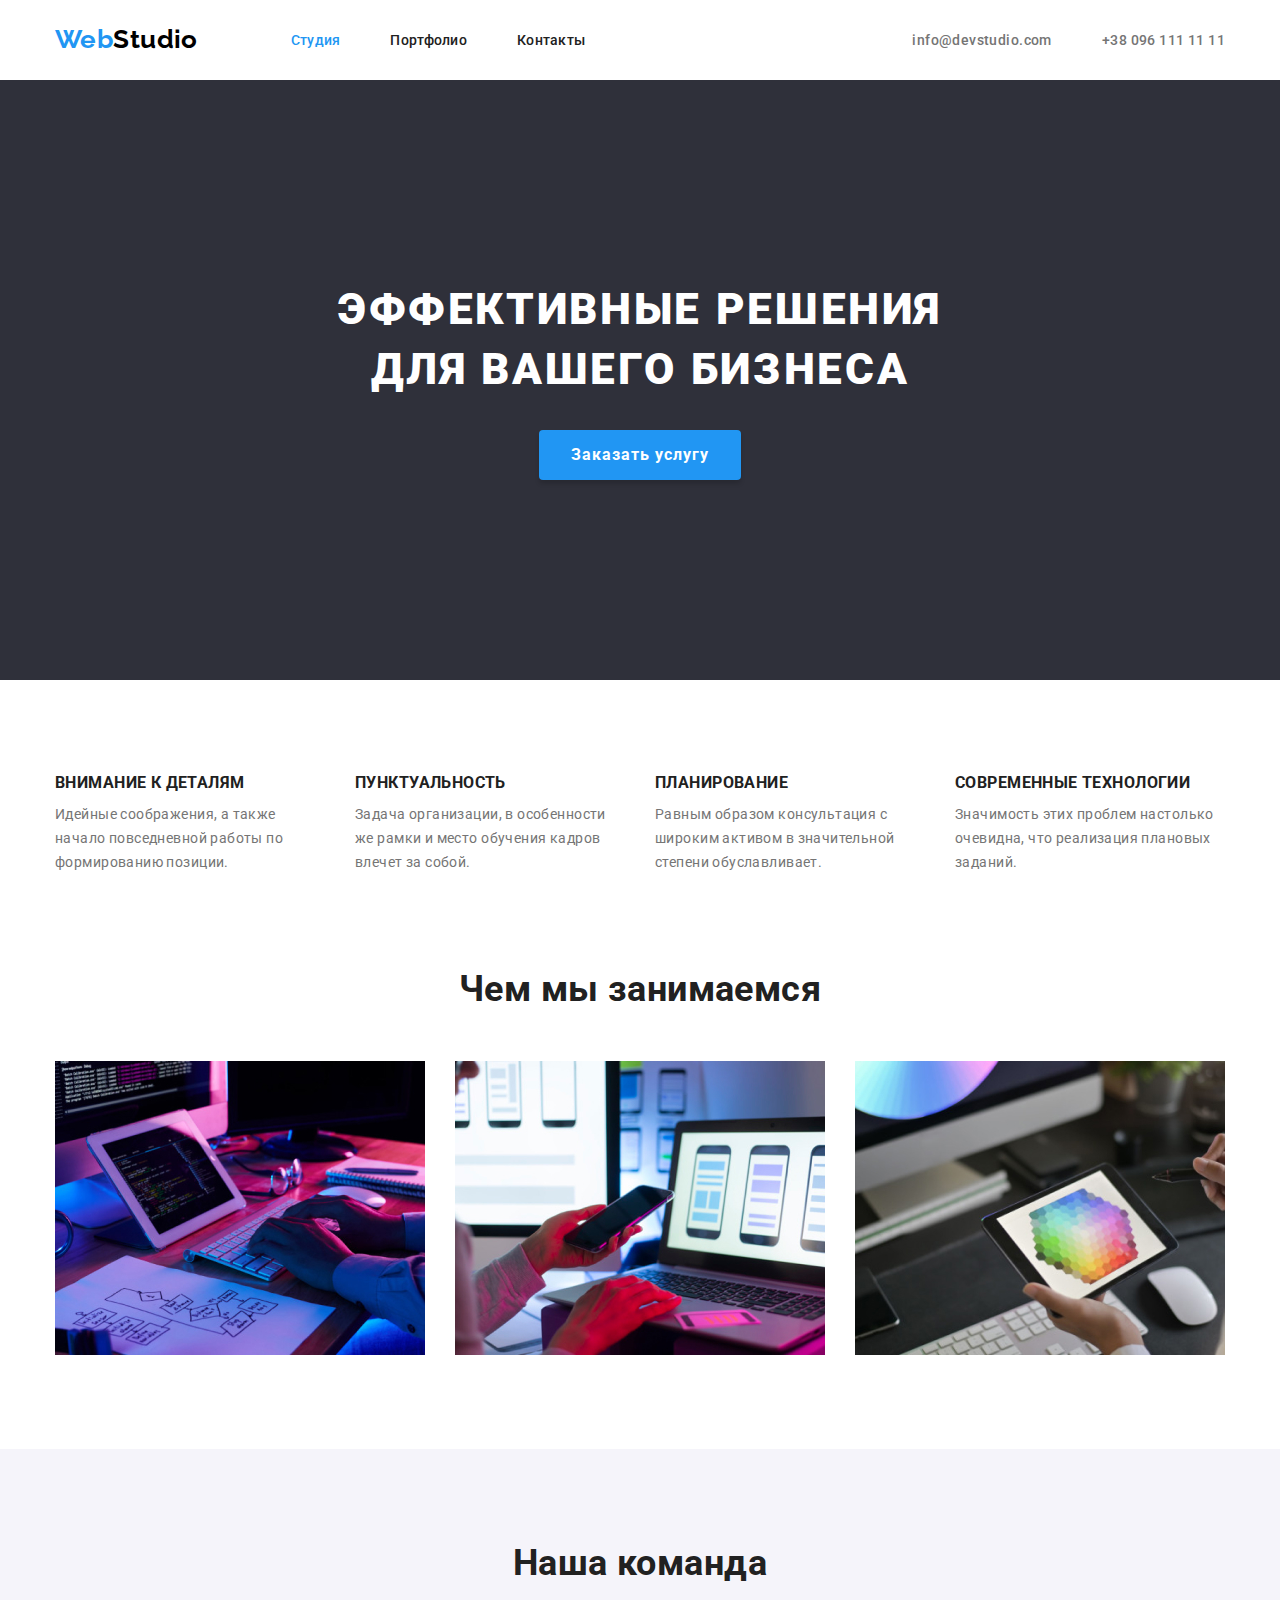
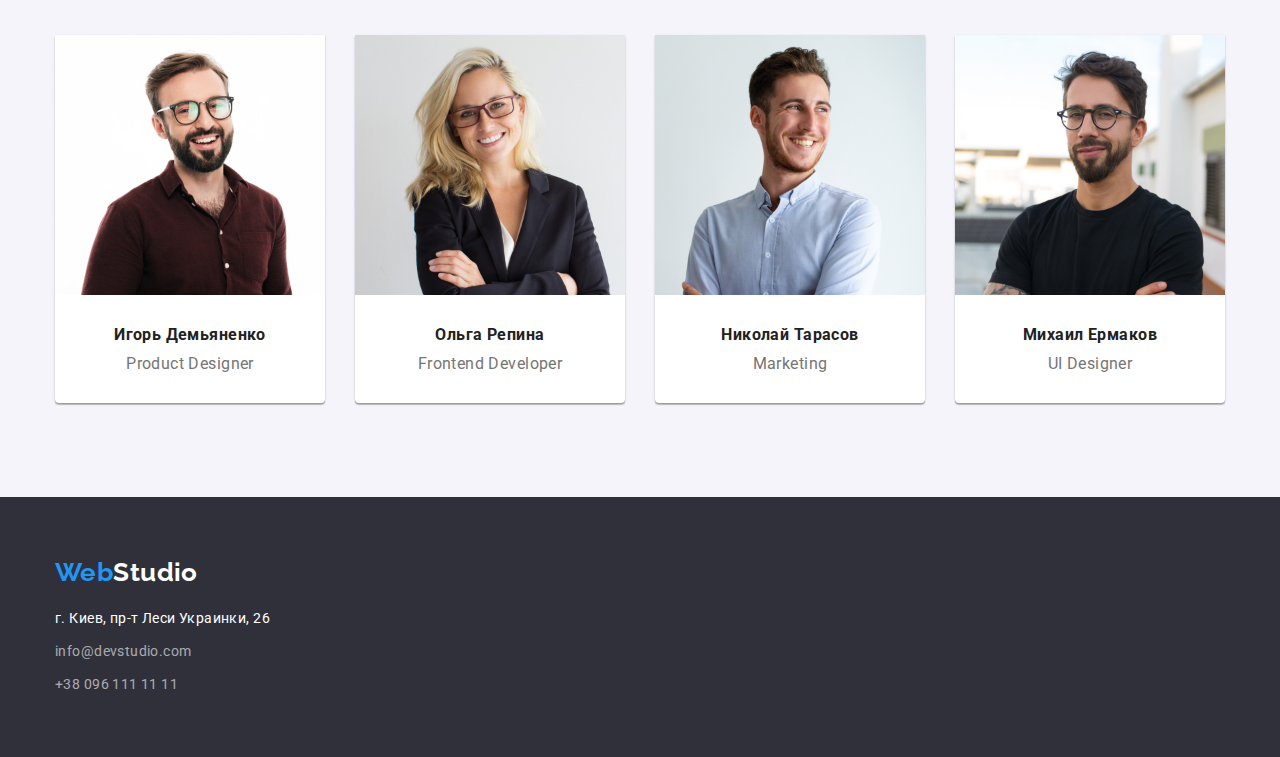
<file: index.html>
<!DOCTYPE html>
<html lang="ru">

<head>
    <meta charset="UTF-8">
    <meta http-equiv="X-UA-Compatible" content="IE=edge">
    <meta name="viewport" content="width=device-width, initial-scale=1.0">
    <title>WebStudio</title>
    <link rel="preconnect" href="https://fonts.gstatic.com">
    <link
        href="https://fonts.googleapis.com/css2?family=Raleway:wght@700&family=Roboto:wght@400;500;700;900&display=swap"
        rel="stylesheet">
    <link rel="stylesheet" href="./css/modern-normalize.css">
    <link rel="stylesheet" href="./css/styles.css">
</head>

<body>
    <header>
        <nav class="container header-nav">
            <a href="" class="logo"><span class="logo-text">Web</span>Studio</a>
            <ul class="header-menu-list">
                <li class="header-menu-item">
                    <a href="./index.html" class="header-menu-link color active">Студия</a>
                </li>
                <li class="header-menu-item">
                    <a href="./portfolio.html" class="header-menu-link active">Портфолио</a>
                </li>
                <li class="header-menu-item">
                    <a href="" class="header-menu-link active">Контакты</a>
                </li>
            </ul>
            <ul class="header-contacts-list">
                <li class="header-contacts-item">
                    <a href="mailto:info@devstudio.com" class="link active">info@devstudio.com</a>
                </li>
                <li class="header-contacts-item">
                    <a href="tel:+380961111111" class="link active">+38 096 111 11 11</a>
                </li>
            </ul>
        </nav>
    </header>
    <main>
        <section class="hero">
            <div class="container">
                <h1 class="hero-title">Эффективные решения для вашего бизнеса</h1>
                <button type="button" class="hero-button">Заказать услугу</button>
            </div>
        </section>
        <section class="section">
            <div class="container">
                <!-- <h2>Особенности</h2> -->
                <ul class="feature-list">
                    <li class="feature-item">
                        <h3 class="feature-item-title">Внимание к деталям</h3>
                        <p class="feature-item-paragraph">Идейные соображения, а также начало повседневной
                            работы по формированию позиции.</p>
                    </li>
                    <li class="feature-item">
                        <h3 class="feature-item-title">Пунктуальность</h3>
                        <p class="feature-item-paragraph">Задача организации, в особенности же рамки и место
                            обучения кадров влечет за собой.</p>
                    </li>
                    <li class="feature-item">
                        <h3 class="feature-item-title">Планирование</h3>
                        <p class="feature-item-paragraph">Равным образом консультация с широким активом в
                            значительной степени обуславливает.</p>
                    </li>
                    <li class="feature-item">
                        <h3 class="feature-item-title">Современные технологии</h3>
                        <p class="feature-item-paragraph">Значимость этих проблем настолько очевидна, что
                            реализация плановых заданий.</p>
                    </li>
                </ul>
            </div>
        </section>
        <section class="activity section">
            <div class="container">
                <h2 class="activity-title">Чем мы занимаемся</h2>
                <ul class="activity-list">
                    <li class="activity-item">
                        <img src="./images/box_1.jpg" alt="Product design and marketing" width="370">
                    </li>
                    <li class="activity-item">
                        <img src="./images/box_2.jpg" alt="Frontend development" width="370">
                    </li>
                    <li class="activity-item">
                        <img src="./images/box_3.jpg" alt="UI Design" width="370">
                    </li>
                </ul>
            </div>
        </section>
        <section class="teams section">
            <div class="container">
                <h2 class="teams-title">Наша команда</h2>
                <ul class="teams-list">
                    <li class="teams-item">
                        <div class="teams-img-block">
                            <img src="./images/person_1.jpg" alt="Игорь Демьяненко" width="270">
                        </div>
                        <div class="teams-content-block">
                            <h3 class="teams-item-title">Игорь Демьяненко</h3>
                            <p class="teams-item-text">Product Designer</p>
                        </div>
                    </li>
                    <li class="teams-item">
                        <div class="teams-img-block">
                            <img src="./images/person_2.jpg" alt="Ольга Репина" width="270">
                        </div>
                        <div class="teams-content-block">
                            <h3 class="teams-item-title">Ольга Репина</h3>
                            <p class="teams-item-text">Frontend Developer</p>
                        </div>
                    </li>
                    <li class="teams-item">
                        <div class="teams-img-block">
                            <img src="./images/person_3.jpg" alt="Николай Тарасов" width="270">
                        </div>
                        <div class="teams-content-block">
                            <h3 class="teams-item-title">Николай Тарасов</h3>
                            <p class="teams-item-text">Marketing</p>
                        </div>
                    </li>
                    <li class="teams-item">
                        <div class="teams-img-block">
                            <img src="./images/person_4.jpg" alt="Михаил Ермаков" width="270">
                        </div>
                        <div class="teams-content-block">
                            <h3 class="teams-item-title">Михаил Ермаков</h3>
                            <p class="teams-item-text">UI Designer</p>
                        </div>
                    </li>
                </ul>
            </div>
        </section>
    </main>
    <footer class="footer">
        <div class="container">
            <a href="" class="logo"><span class="logo-text">Web</span>Studio</a>
            <address>
                <ul class="footer-list">
                    <li class="footer-item">
                        <p>г. Киев, пр-т Леси Украинки, 26</p>
                    </li>
                    <li class="footer-item">
                        <a href="mailto:info@devstudio.com" class="footer-item-link active">info@devstudio.com</a>
                    </li>
                    <li class="footer-item">
                        <a href="tel:+380961111111" class="footer-item-link active">+38 096 111 11 11</a>
                    </li>
                </ul>
            </address>
        </div>
    </footer>
</body>

</html>
</file>
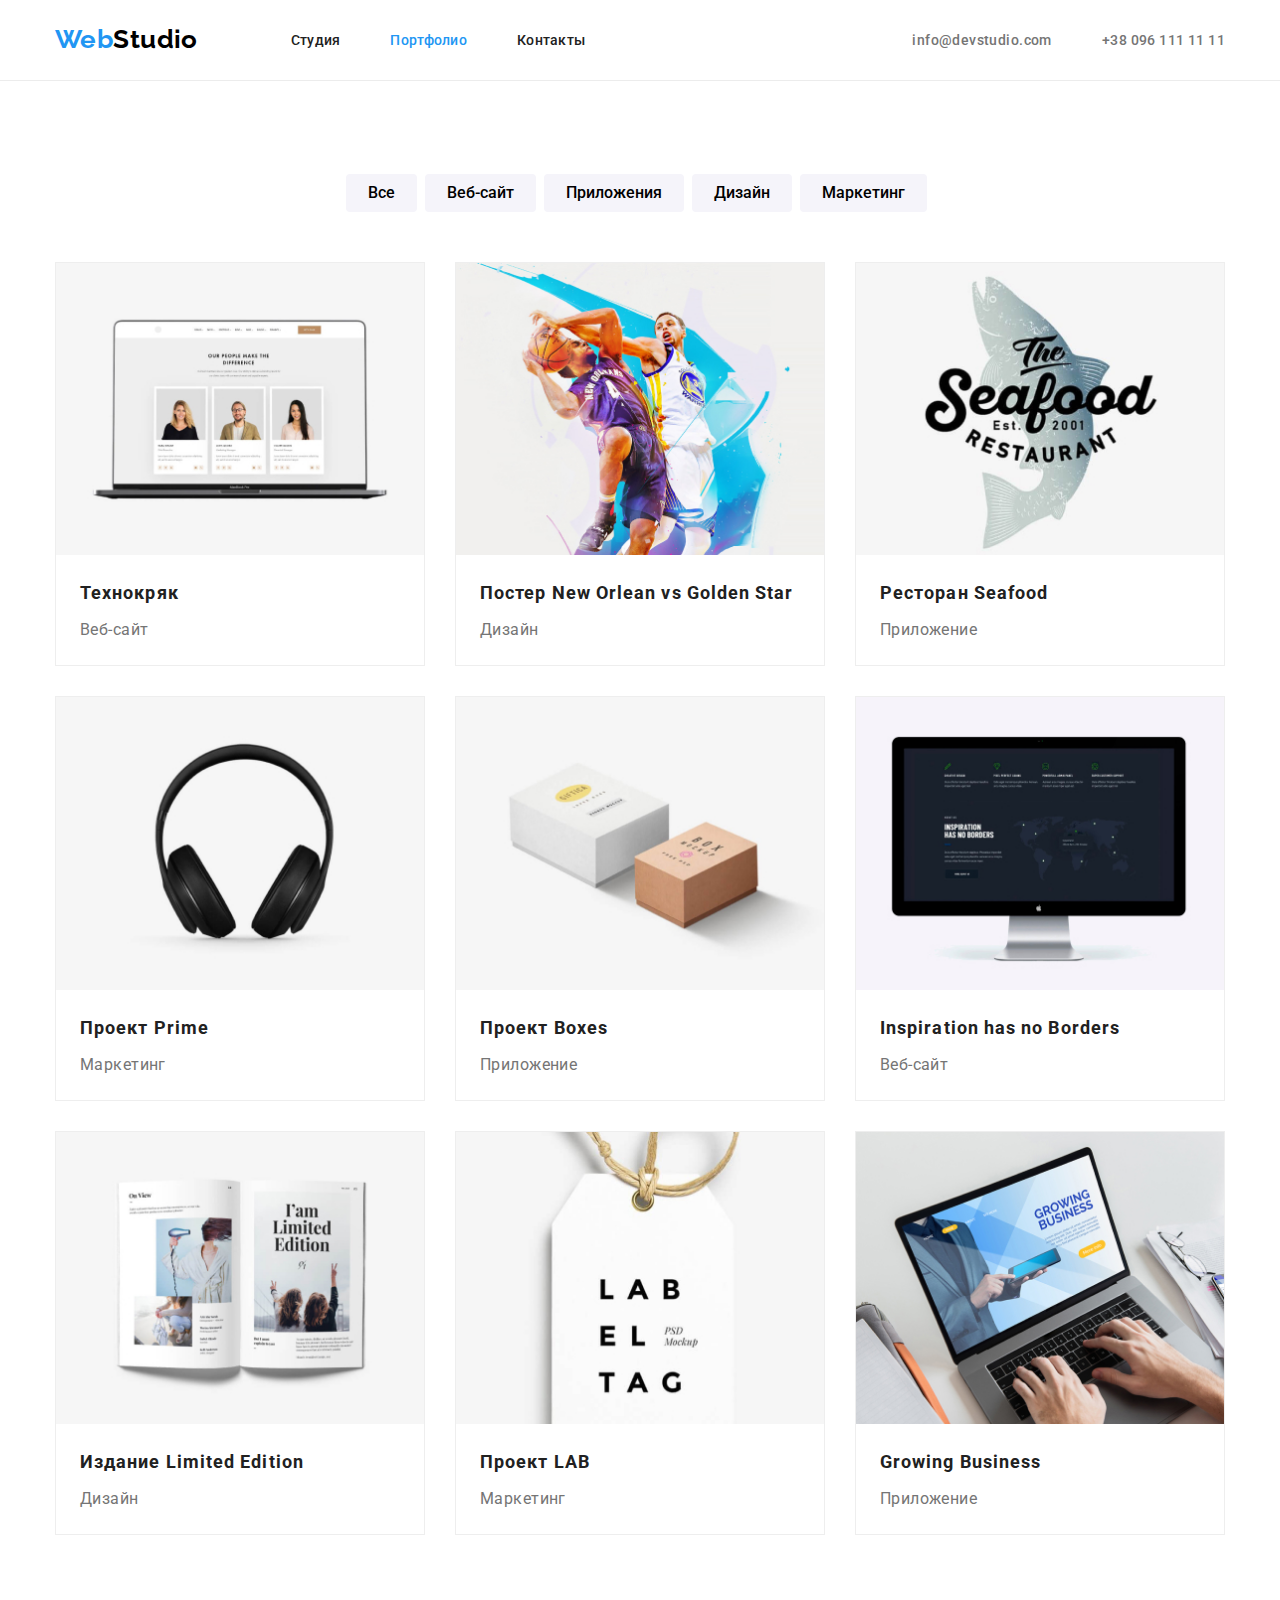
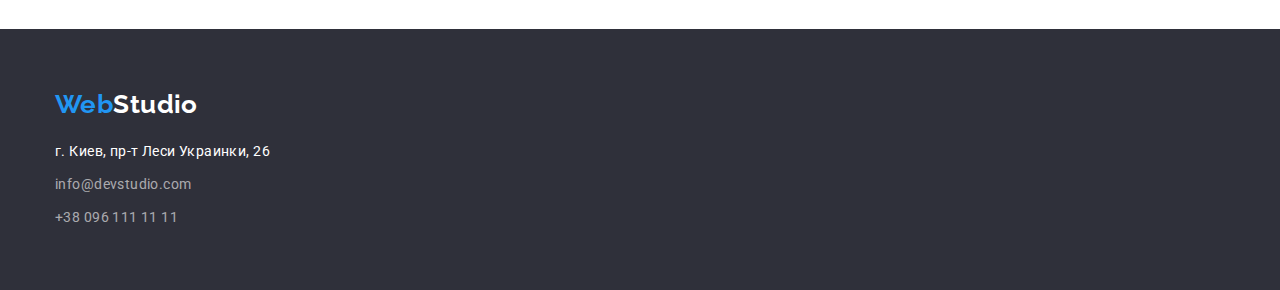
<file: portfolio.html>
<!DOCTYPE html>
<html lang="ru">

<head>
    <meta charset="UTF-8">
    <meta http-equiv="X-UA-Compatible" content="IE=edge">
    <meta name="viewport" content="width=device-width, initial-scale=1.0">
    <title>WebStudio</title>
    <link rel="preconnect" href="https://fonts.gstatic.com">
    <link
        href="https://fonts.googleapis.com/css2?family=Raleway:wght@700&family=Roboto:wght@400;500;700;900&display=swap"
        rel="stylesheet">
    <link rel="stylesheet" href="./css/modern-normalize.css">
    <link rel="stylesheet" href="./css/styles.css">
</head>

<body>
    <header class="header">
        <nav class="container header-nav">
            <a href="" class="logo"><span class="logo-text">Web</span>Studio</a>
            <ul class="header-menu-list">
                <li class="header-menu-item">
                    <a href="./index.html" class="header-menu-link active">Студия</a>
                </li>
                <li class="header-menu-item">
                    <a href="./portfolio.html" class="header-menu-link color active">Портфолио</a>
                </li>
                <li class="header-menu-item">
                    <a href="" class="header-menu-link active">Контакты</a>
                </li>
            </ul>
            <ul class="header-contacts-list">
                <li class="header-contacts-item">
                    <a href="mailto:info@devstudio.com" class="link active">info@devstudio.com</a>
                </li>
                <li class="header-contacts-item">
                    <a href="tel:+380961111111" class="link active">+38 096 111 11 11</a>
                </li>
            </ul>
        </nav>
    </header>
    <main>
        <section class="section">
            <div class="container">
                <!-- <h1>Portfolio</h1> -->
                <ul class="portfolio-buttons-list">
                    <li class="portfolio-buttons-item"><button type="button" class="button">Все</button></li>
                    <li class="portfolio-buttons-item"><button type="button" class="button">Веб-сайт</button></li>
                    <li class="portfolio-buttons-item"><button type="button" class="button">Приложения</button></li>
                    <li class="portfolio-buttons-item"><button type="button" class="button">Дизайн</button></li>
                    <li class="portfolio-buttons-item"><button type="button" class="button">Маркетинг</button></li>
                </ul>
                <ul class="portfolio-cards-list">
                    <li class="portfolio-cards-item">
                        <div class="card-img-block">
                            <img src="./images/portfolio_1.jpg" alt="Technokryak" width="370">
                        </div>
                        <div class="card-content-block">
                            <h2 class="list-title-bold">Технокряк</h2>
                            <p class="list-paragraph">Веб-сайт</p>
                        </div>
                    </li>
                    <li class="portfolio-cards-item">
                        <div class="card-img-block">
                            <img src="./images/portfolio_2.jpg" alt="Poster New Orlean vs Golden Star" width="370">
                        </div>
                        <div class="card-content-block">
                            <h2 class="list-title-bold">Постер New Orlean vs Golden Star</h2>
                            <p class="list-paragraph">Дизайн</p>
                        </div>
                    </li>
                    <li class="portfolio-cards-item">
                        <div class="card-img-block">
                            <img src="./images/portfolio_3.jpg" alt="Restaurant Seafood" width="370">
                        </div>
                        <div class="card-content-block">
                            <h2 class="list-title-bold">Ресторан Seafood</h2>
                            <p class="list-paragraph">Приложение</p>
                        </div>
                    </li>
                    <li class="portfolio-cards-item">
                        <div class="card-img-block">
                            <img src="./images/portfolio_4.jpg" alt="Project Prime" width="370">
                        </div>
                        <div class="card-content-block">
                            <h2 class="list-title-bold">Проект Prime</h2>
                            <p class="list-paragraph">Маркетинг</p>
                        </div>
                    </li>
                    <li class="portfolio-cards-item">
                        <div class="card-img-block">
                            <img src="./images/portfolio_5.jpg" alt="Project Boxes" width="370">
                        </div>
                        <div class="card-content-block">
                            <h2 class="list-title-bold">Проект Boxes</h2>
                            <p class="list-paragraph">Приложение</p>
                        </div>
                    </li>
                    <li class="portfolio-cards-item">
                        <div class="card-img-block">
                            <img src="./images/portfolio_6.jpg" alt="Inspiration has no Borders" width="370">
                        </div>
                        <div class="card-content-block">
                            <h2 class="list-title-bold">Inspiration has no Borders</h2>
                            <p class="list-paragraph">Веб-сайт</p>
                        </div>
                    </li class="portfolio-cards-item">
                    <li class="portfolio-cards-item">
                        <div class="card-img-block">
                            <img src="./images/portfolio_7.jpg" alt="Edition Limited Edition" width="370">
                        </div>
                        <div class="card-content-block">
                            <h2 class="list-title-bold">Издание Limited Edition</h2>
                            <p class="list-paragraph">Дизайн</p>
                        </div>
                    </li>
                    <li class="portfolio-cards-item">
                        <div class="card-img-block">
                            <img src="./images/portfolio_8.jpg" alt="Project LAB" width="370">
                        </div>
                        <div class="card-content-block">
                            <h2 class="list-title-bold">Проект LAB</h2>
                            <p class="list-paragraph">Маркетинг</p>
                        </div>
                    </li>
                    <li class="portfolio-cards-item">
                        <div class="card-img-block">
                            <img src="./images/portfolio_9.jpg" alt="Growing Business" width="370">
                        </div>
                        <div class="card-content-block">
                            <h2 class="list-title-bold">Growing Business</h2>
                            <p class="list-paragraph">Приложение</p>
                        </div>
                    </li>
                </ul>
            </div>
        </section>
    </main>
    <footer class="footer">
        <div class="container">
            <a href="" class="logo"><span class="logo-text">Web</span>Studio</a>
            <address>
                <ul class="footer-list">
                    <li class="footer-item">
                        <p>г. Киев, пр-т Леси Украинки, 26</p>
                    </li>
                    <li class="footer-item">
                        <a href="mailto:info@devstudio.com" class="footer-item-link active">info@devstudio.com</a>
                    </li>
                    <li class="footer-item">
                        <a href="tel:+380961111111" class="footer-item-link active">+38 096 111 11 11</a>
                    </li>
                </ul>
            </address>
        </div>
    </footer>
</body>

</html>
</file>
<file: css/styles.css>
:root {
  --main-text-color: #212121;
  --active-color: #2196f3;
  --grey-color: #757575;
  --main-font: Roboto, sans-serif;
  --accent-font: Raleway, sans-serif;
  --black-color: #000000;
  --white-color: #ffffff;
  --background-color: #2f303a;
  --size-gap: 30px;
}

body {
  font-family: var(--main-font);
  font-size: 14px;
  color: var(--main-text-color);
  letter-spacing: 0.03em;
}

ul {
  list-style: none;
}

a {
  text-decoration: none;
}

.container {
  width: 1200px;
  padding: 0 15px;
  margin: 0 auto;
}

img {
  display: block;
  max-width: 100%;
  height: auto;
}

.section {
  padding: 94px 0;
}

/* header */
.header {
  outline: 1px solid #ececec;
}
.header-nav {
  display: flex;
  /* justify-content: space-between; */
  align-items: center;
}
.header-nav .logo {
  padding-top: 24px;
  padding-bottom: 25px;
}
.logo {
  font-family: var(--accent-font);
  font-size: 26px;
  font-weight: 700;
  line-height: 1.174;
  color: var(--black-color);
}

.logo-text {
  color: var(--active-color);
}

.header-menu-list {
  display: flex;
  margin-left: 93px;
}

.header-menu-list .header-menu-item + .header-menu-item {
  margin-left: 50px;
}

.header-menu-link {
  display: block;
  padding: 32px 0;
  color: inherit;
  font-weight: 500;
  line-height: 1.143;
  letter-spacing: 0.02em;
}

.header-contacts-list {
  display: flex;
  margin-left: auto;
}
.header-contacts-list .header-contacts-item + .header-contacts-item {
  margin-left: 50px;
}

/* link */

.link {
  display: block;
  padding: 32px 0;
  font-family: inherit;
  font-style: normal;
  font-weight: 500;
  line-height: 1.143;
  color: var(--grey-color);
}

.color {
  color: var(--active-color);
}
.active:hover {
  color: var(--active-color);
}

.active:focus {
  color: var(--active-color);
}

/*  main page styles  */
/* section hero */
.hero {
  padding-top: 200px;
  padding-bottom: 200px;
  background: var(--background-color);
  text-align: center;
}

.hero-title {
  width: 696px;
  margin: 0 auto;
  font-weight: 900;
  font-size: 44px;
  line-height: 1.363;
  text-align: center;
  letter-spacing: 0.06em;
  text-transform: uppercase;
  color: var(--white-color);
}

.hero-button {
  margin-top: var(--size-gap);
  padding: 10px 32px;
  background: var(--active-color);
  font-weight: 700;
  font-size: 16px;
  line-height: 1.875;
  text-align: center;
  letter-spacing: 0.06em;
  color: var(--white-color);
  cursor: pointer;
  box-shadow: 0px 4px 4px rgba(0, 0, 0, 0.15);
  border: none;
  border-radius: 4px;
}

.hero-button:hover {
  background: #188ce8;
}

/* section feature */
.feature-list {
  display: flex;
}

.feature-list .feature-item + .feature-item {
  margin-left: var(--size-gap);
}

.feature-item {
  width: 270px;
}

.feature-item-title {
  margin-bottom: 10px;
  font-weight: 700;
  line-height: 1.143;
  text-transform: uppercase;
}

.feature-item-paragraph {
  line-height: 1.714;
  color: var(--grey-color);
}

/* section activity */

.activity {
  padding-top: 0;
}

.activity-title {
  margin-bottom: 50px;
  font-weight: 700;
  font-size: 36px;
  line-height: 1.166;
  text-align: center;
}

.activity-list {
  display: flex;
}

.activity-list .activity-item + .activity-item {
  margin-left: var(--size-gap);
}

/* section teams */

.teams {
  background: #f5f4fa;
}

.teams-list {
  display: flex;
  flex-wrap: wrap;
  margin-left: calc(-1 * var(--size-gap));
}

.teams-list > .teams-item {
  flex-basis: calc(100% / 4 - var(--size-gap));
  margin-left: var(--size-gap);
}

.teams-item {
  background: var(--white-color);
  box-shadow: 0px 1px 3px rgb(0 0 0 / 12%), 0px 1px 1px rgb(0 0 0 / 14%),
    0px 2px 1px rgb(0 0 0 / 20%);
  border-radius: 0px 0px 4px 4px;
}

.teams-title {
  margin-bottom: 50px;
  font-weight: 700;
  font-size: 36px;
  line-height: 1.166;
  text-align: center;
}

.teams-content-block {
  padding-top: var(--size-gap);
  padding-bottom: var(--size-gap);
}

.teams-item h3,
.teams-item p {
  font-size: 16px;
  line-height: 1.187;
  text-align: center;
}

.teams-item-title {
  margin-bottom: 10px;
  font-weight: 700;
}

.teams-item-text {
  color: var(--grey-color);
}

/*  page portfolio styles */
/* portfolio-section */

.portfolio-buttons-list {
  display: flex;
  justify-content: center;
  margin-bottom: 50px;
}

.portfolio-cards-list {
  display: flex;
  flex-wrap: wrap;
  margin-left: calc(-1 * var(--size-gap));
  margin-bottom: calc(-1 * var(--size-gap));
}

.portfolio-cards-list > .portfolio-cards-item {
  flex-basis: calc(100% / 3 - var(--size-gap));
  margin-left: var(--size-gap);
  margin-bottom: var(--size-gap);
  border: 1px solid #eeeeee;
}

.portfolio-buttons-item {
  margin-right: 8px;
}

.card-img-block img {
  width: 100%;
}

.card-content-block {
  padding: 20px 24px;
}

/* button */
.button {
  font-family: inherit;
  font-weight: 500;
  font-size: 16px;
  line-height: 1.625;
  cursor: pointer;
  border: none;
  background: #f5f4fa;
  border-radius: 4px;
  padding: 6px 22px;
}

.button:hover {
  color: var(--white-color);
  background: var(--active-color);
}

/* Paragraphs */
.list-title-bold {
  margin-bottom: 4px;
  font-weight: 700;
  font-size: 18px;
  line-height: 2;
  letter-spacing: 0.06em;
}

.list-paragraph {
  font-size: 16px;
  line-height: 1.875;
  color: var(--grey-color);
}

/* footer */
.footer {
  padding-top: 60px;
  padding-bottom: 60px;
  background: var(--background-color);
  color: var(--white-color);
}

.footer .logo {
  display: inline-block;
  margin-bottom: 20px;
  color: var(--white-color);
}

address {
  font-style: normal;
  line-height: 1.714;
}

.footer-item .footer-item-link {
  color: rgba(255, 255, 255, 0.6);
}

.footer-list .footer-item + .footer-item {
  margin-top: 9px;
}
</file>
